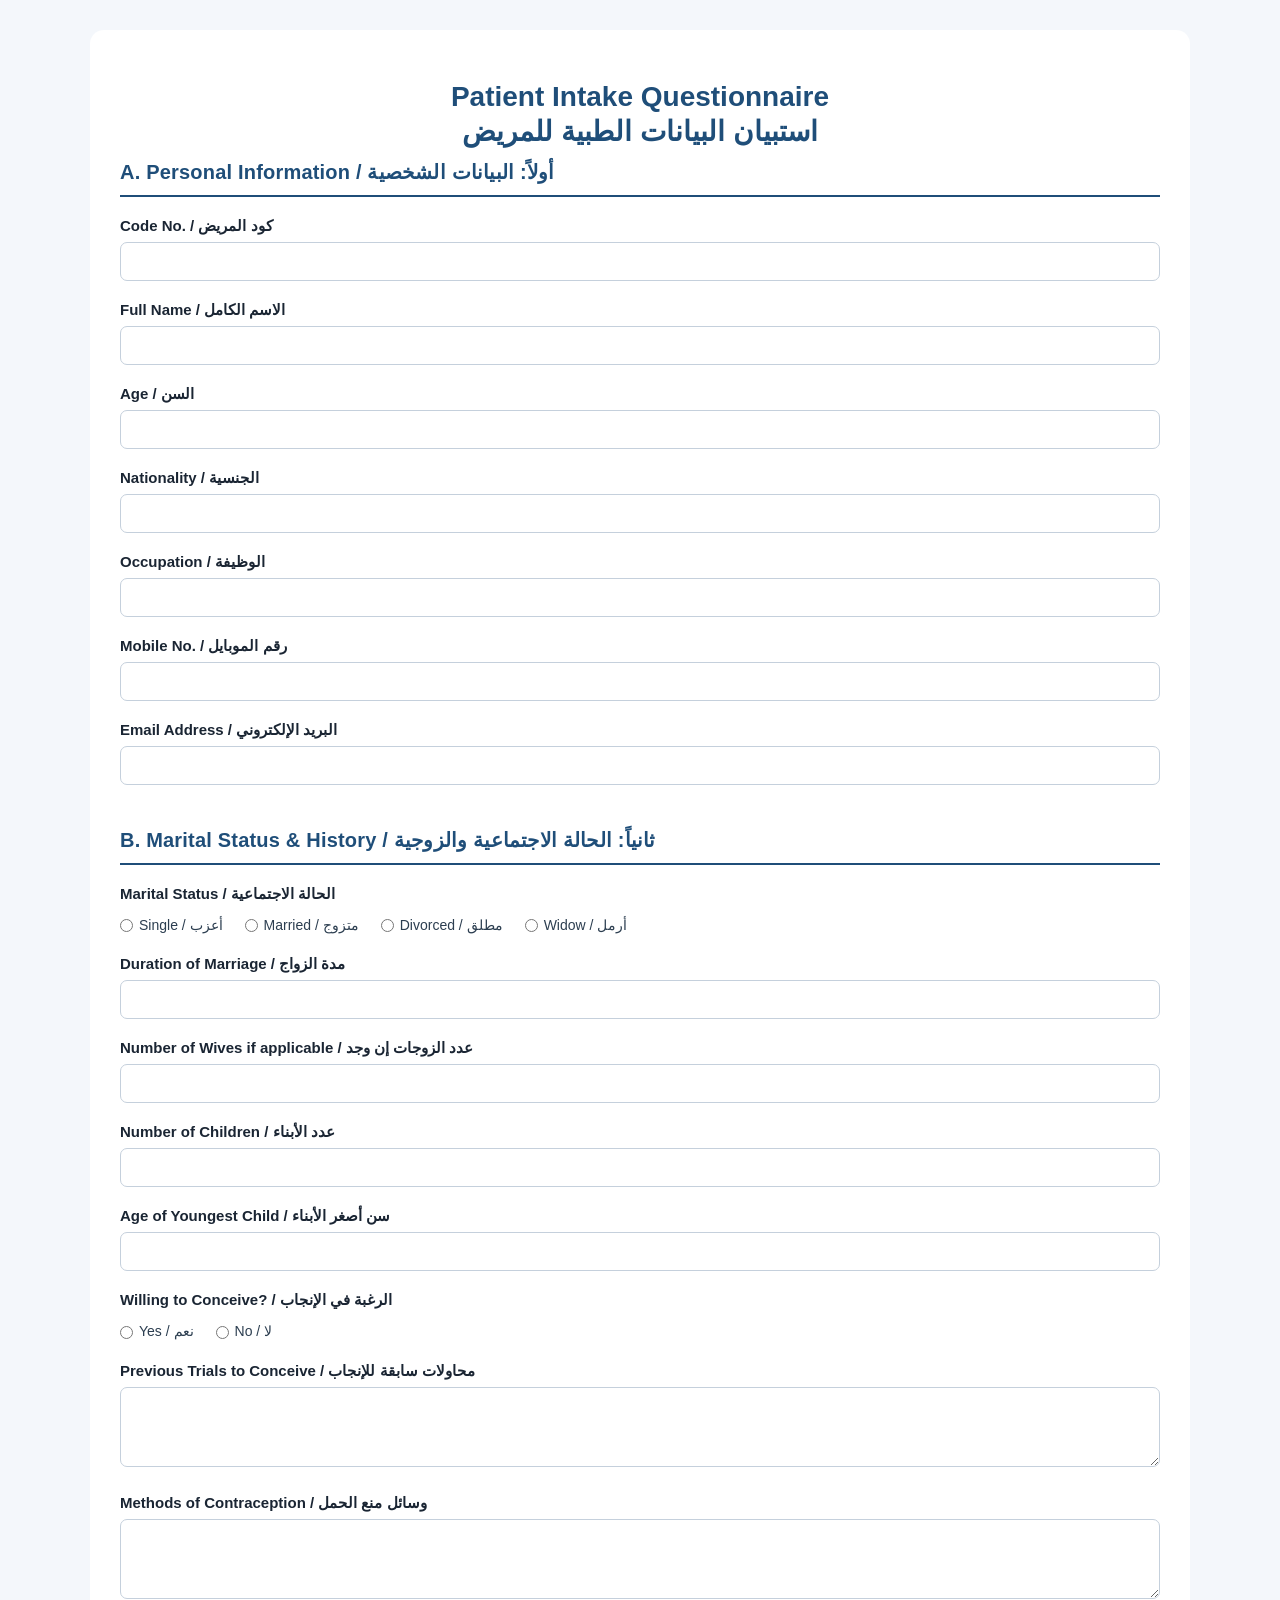
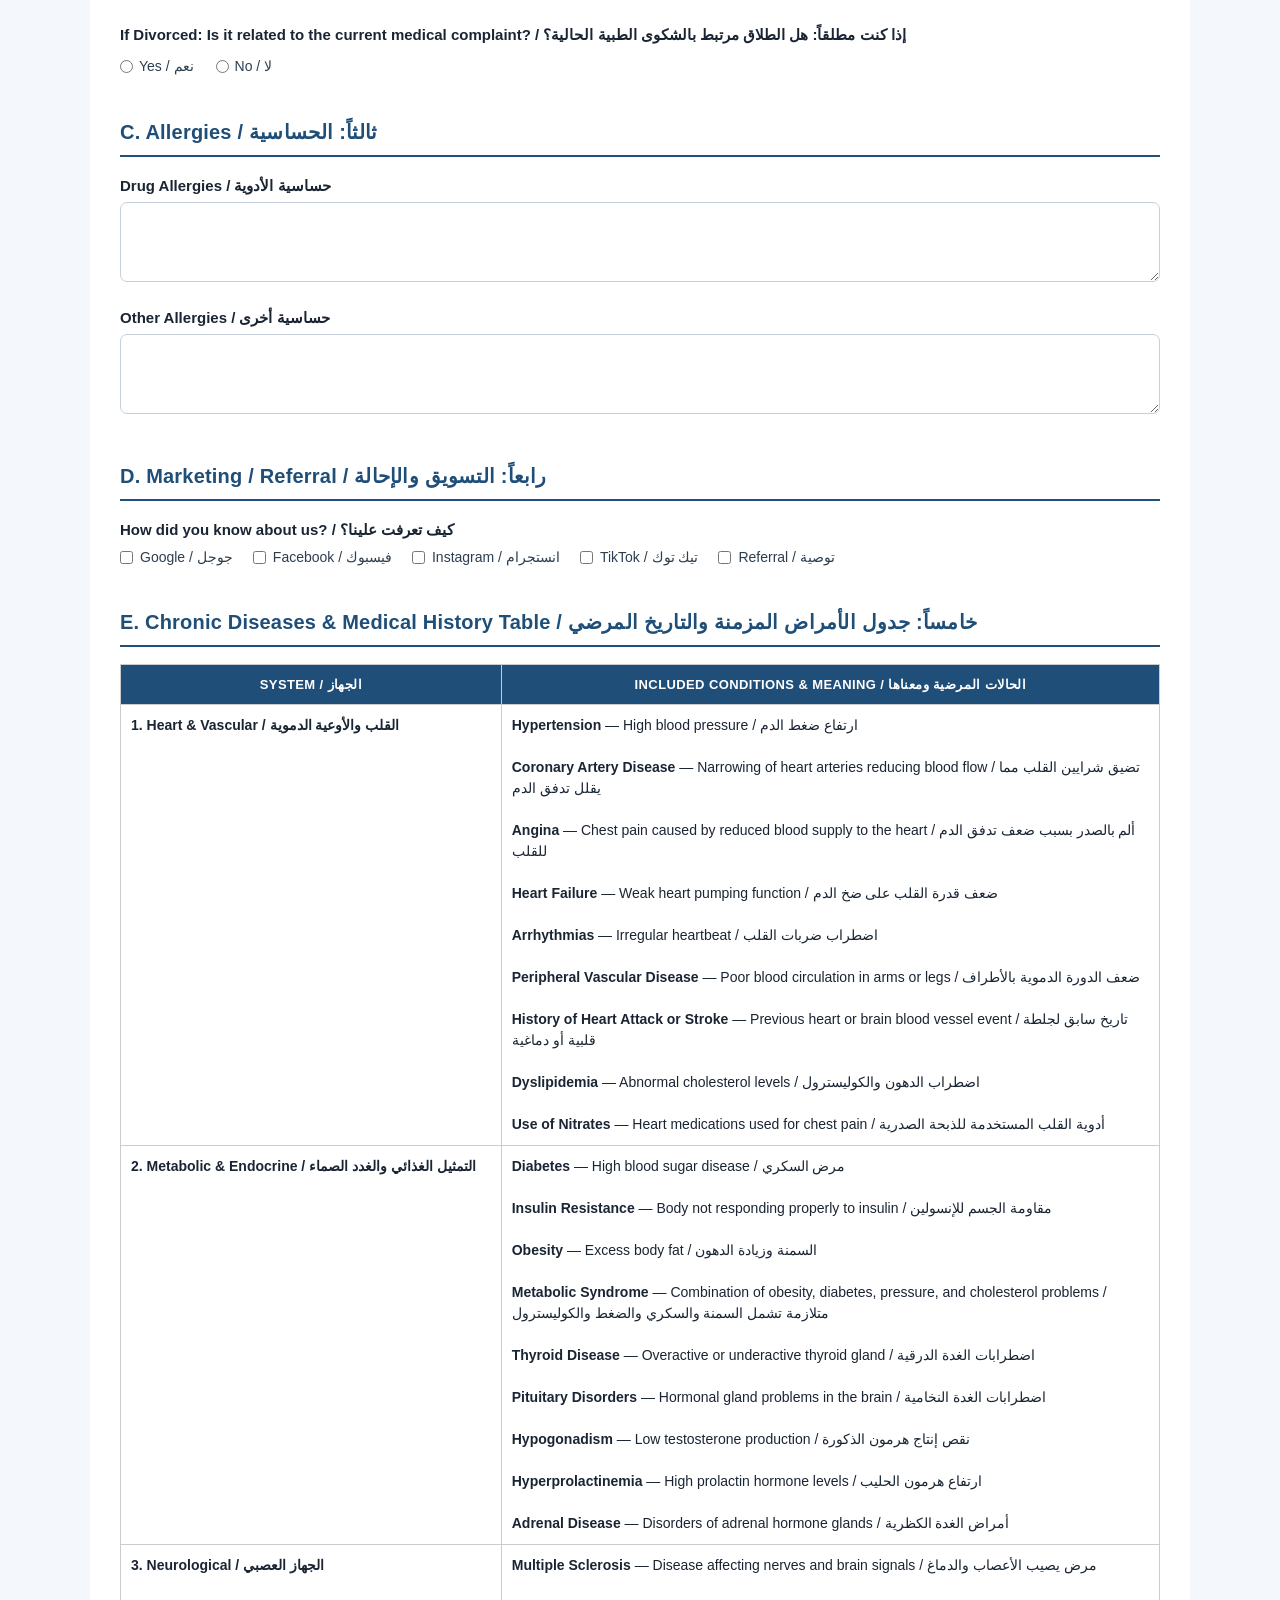
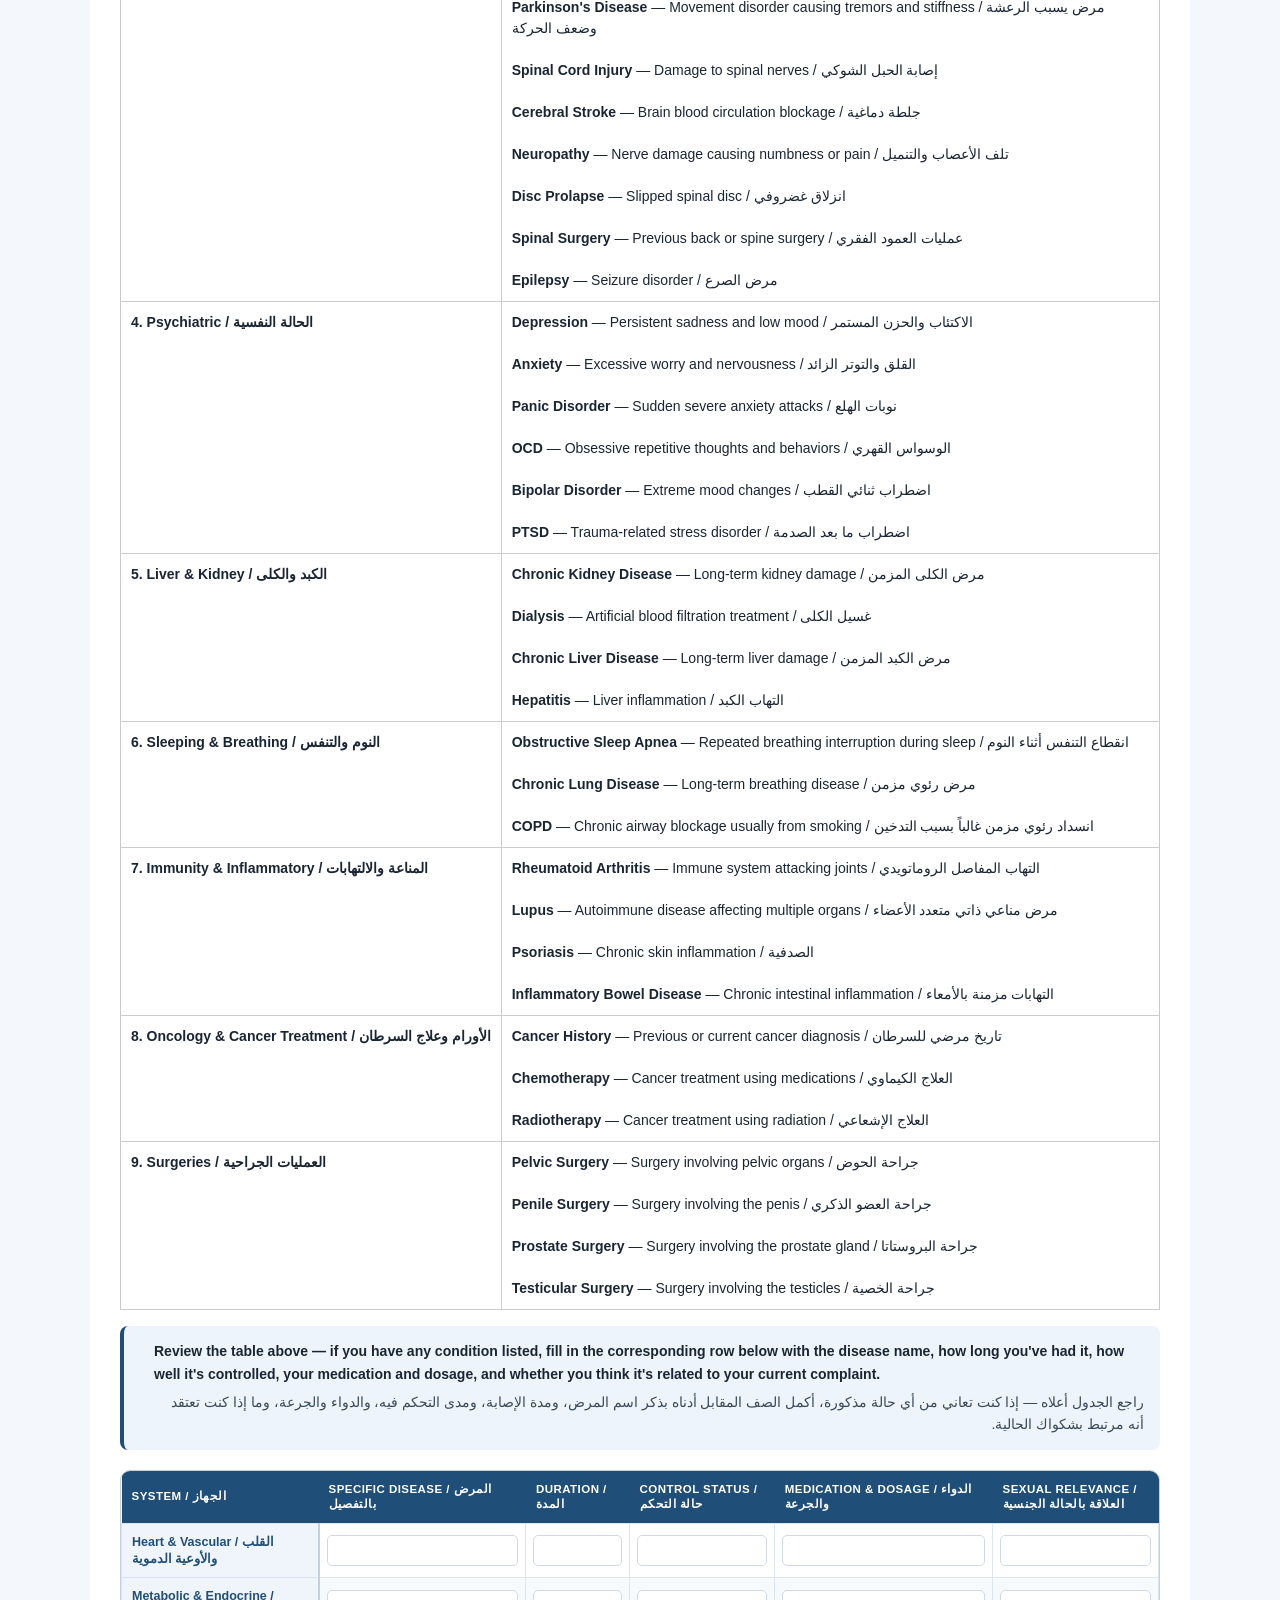
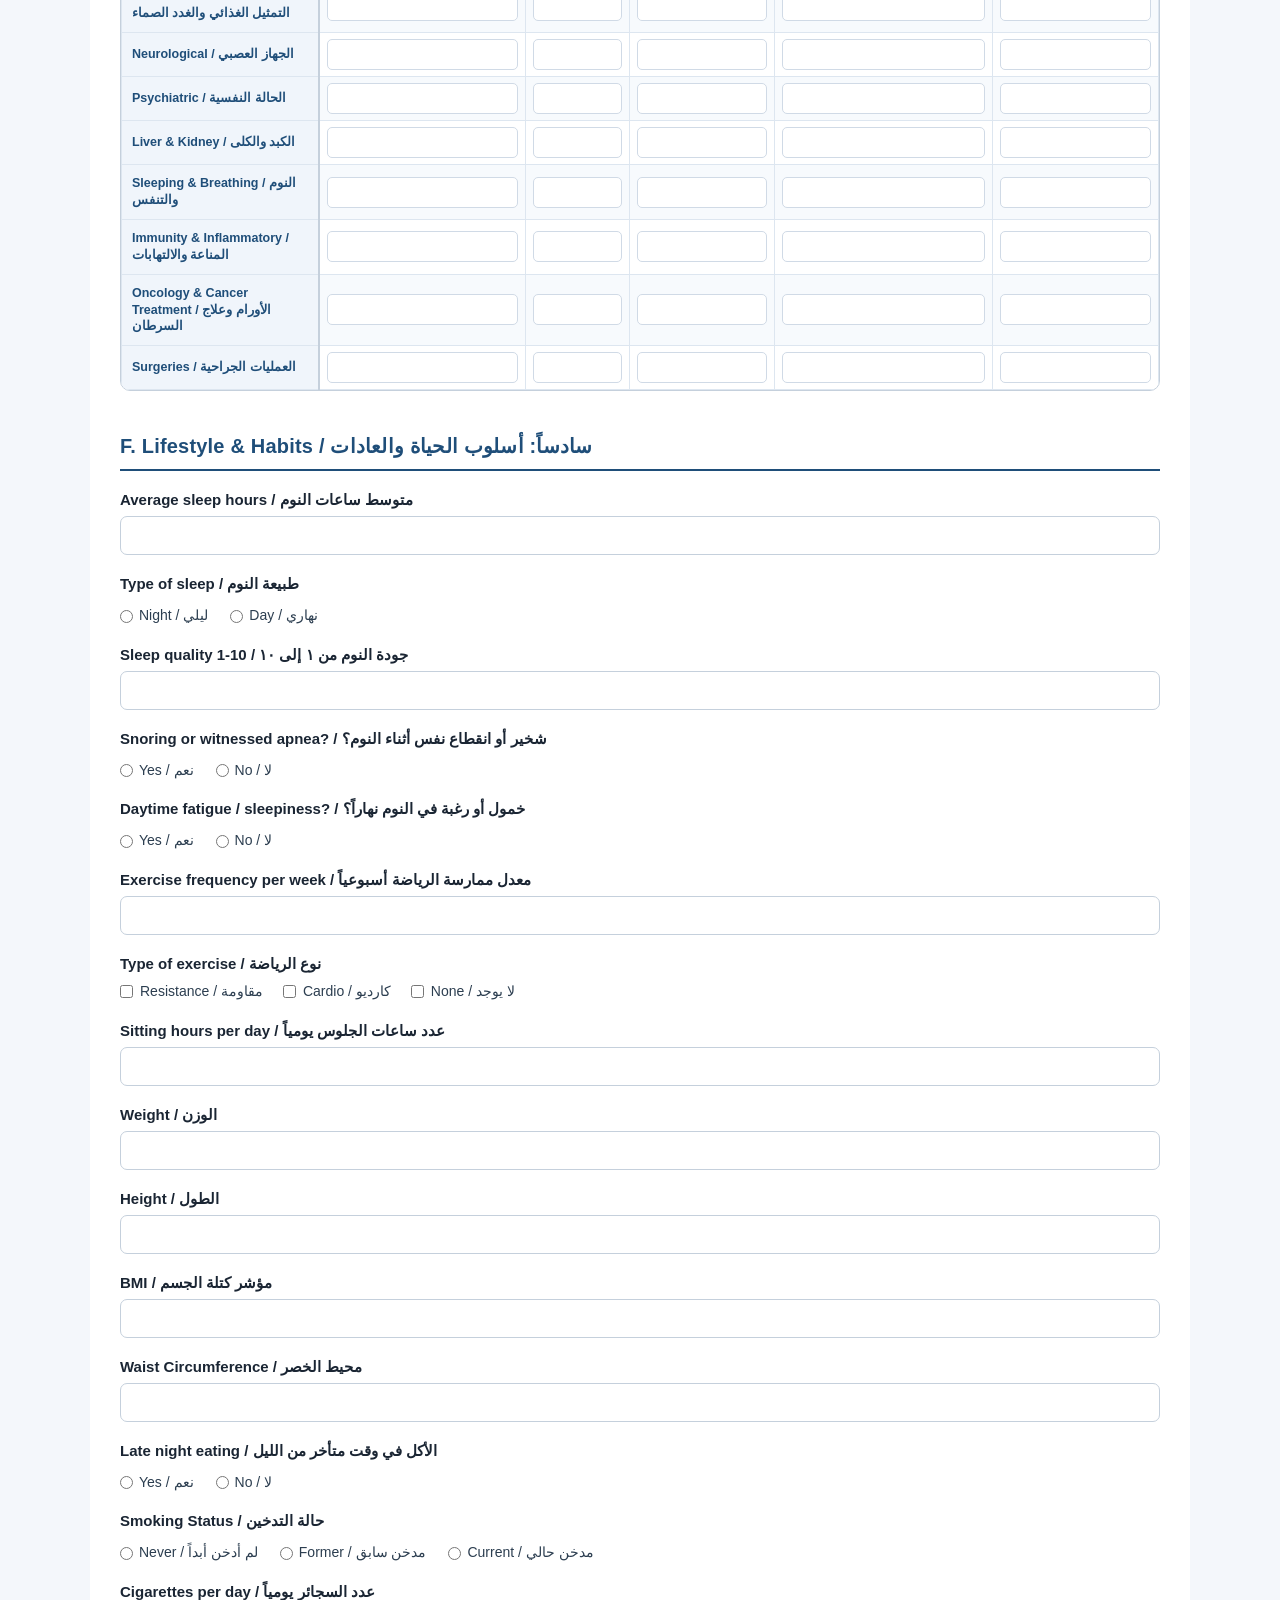
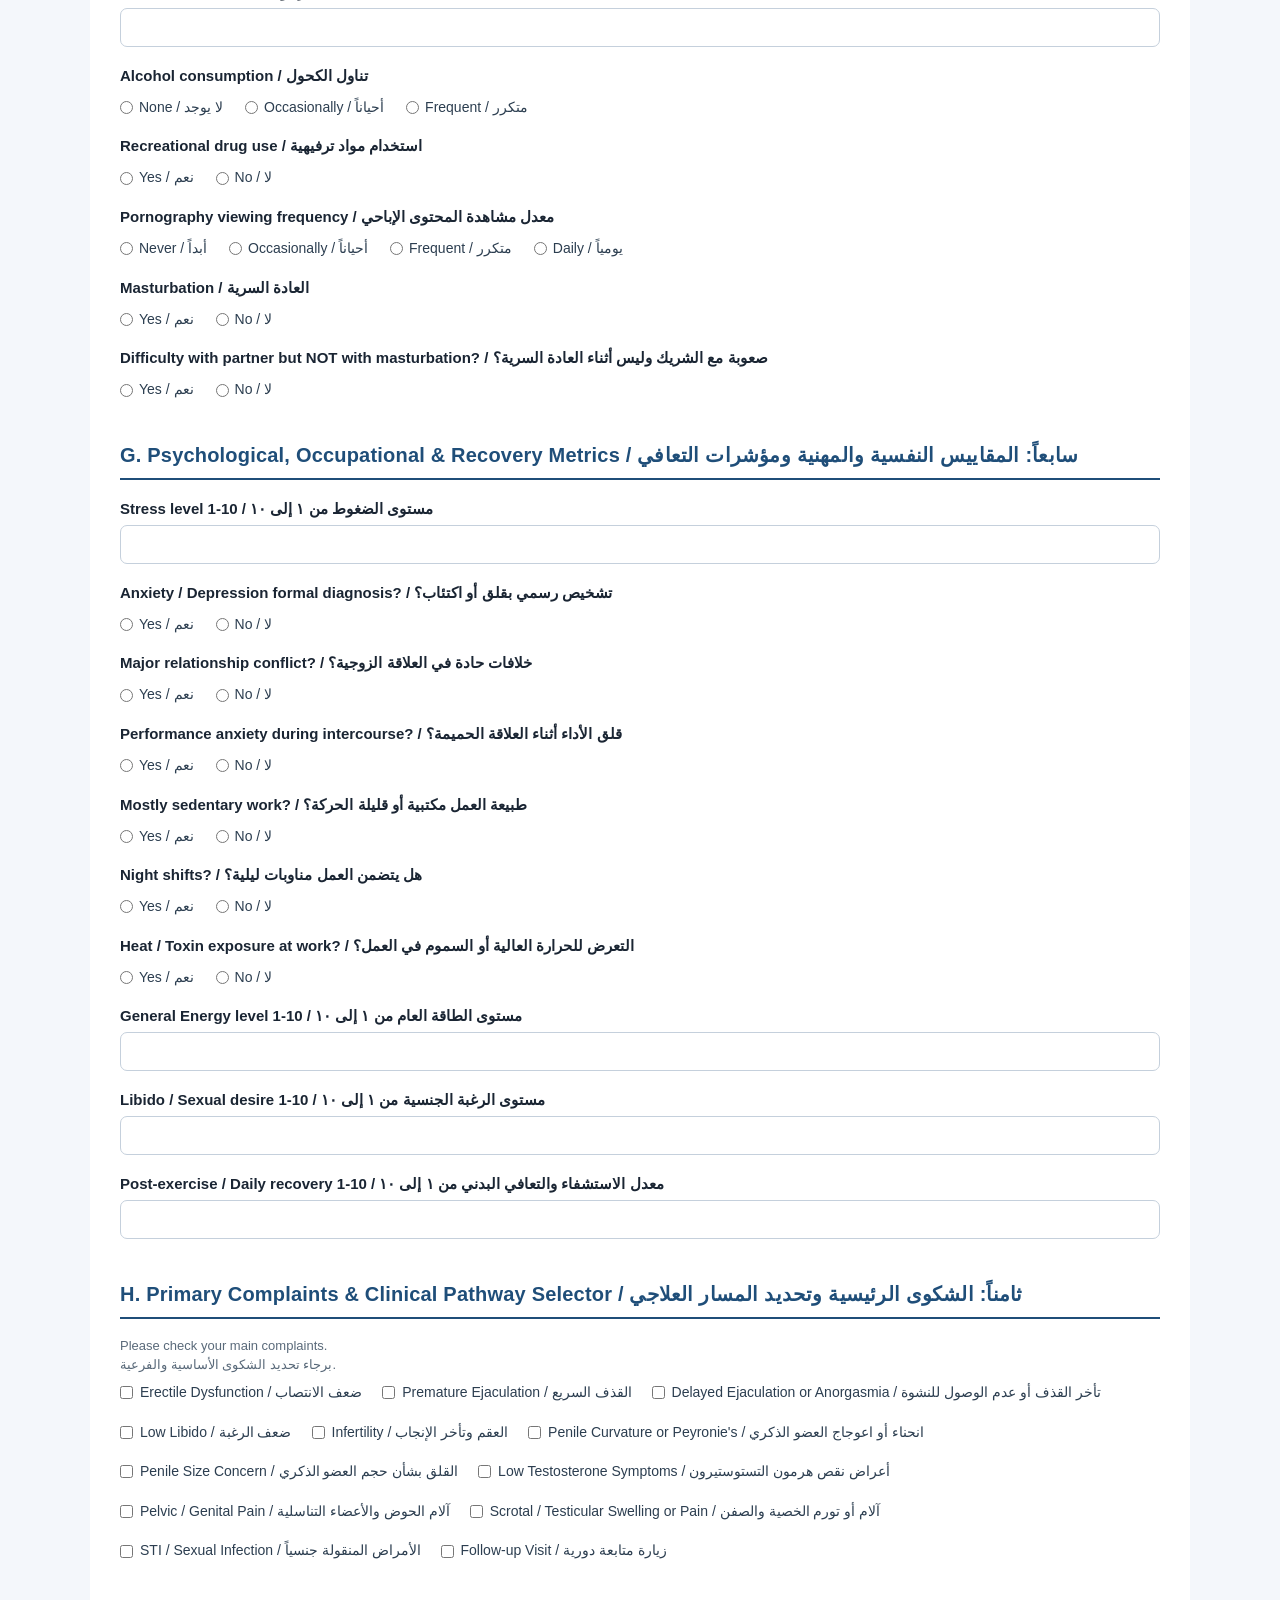
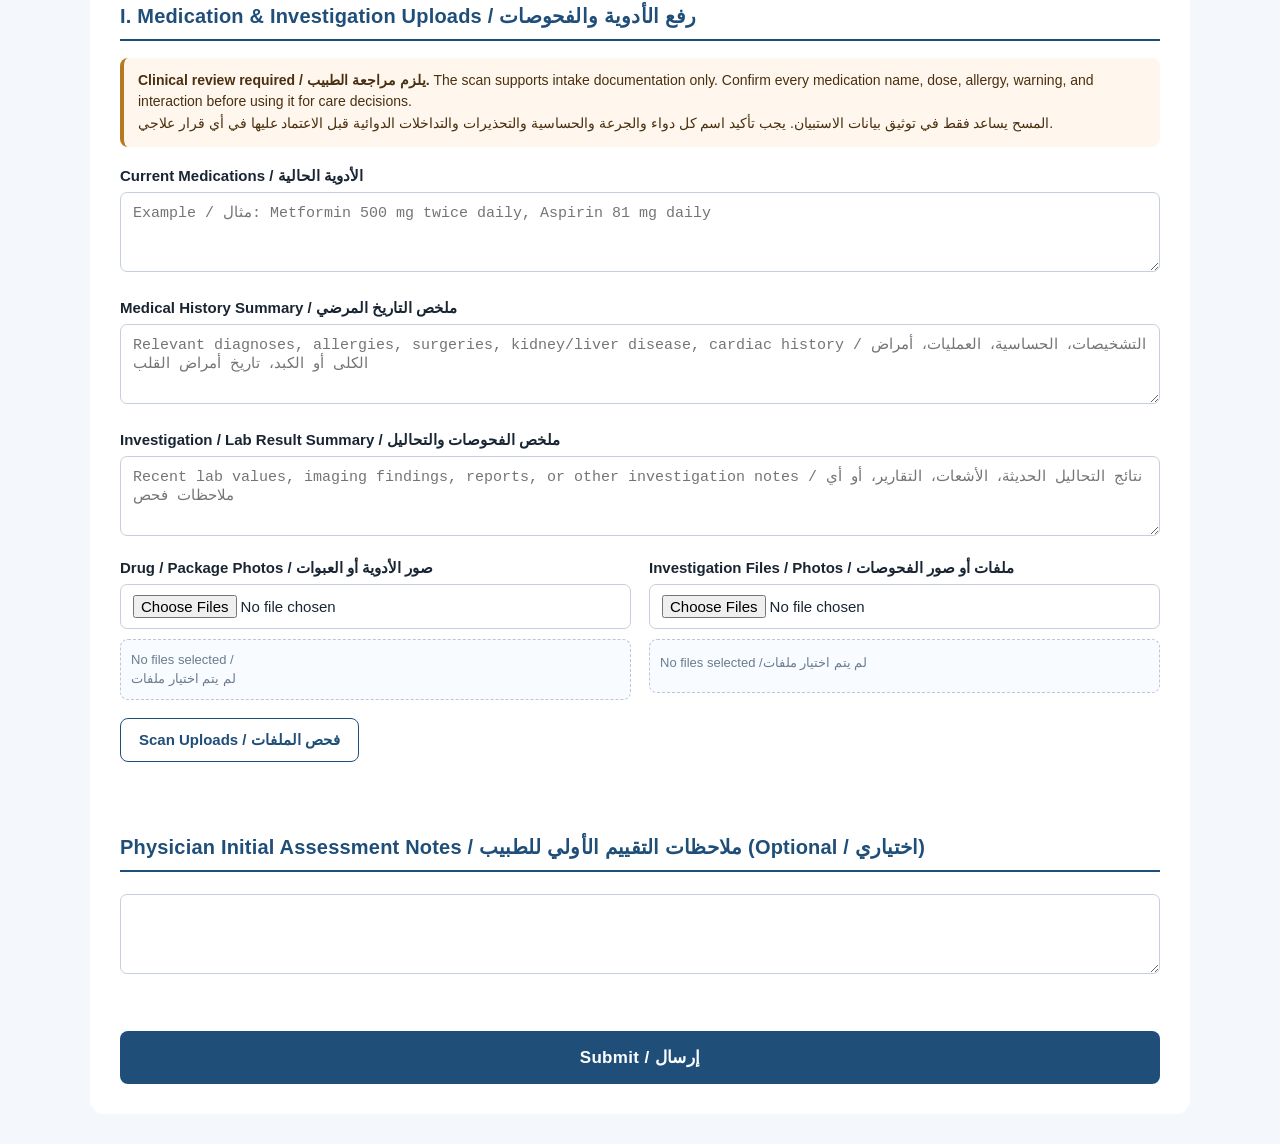
<file: index.html>
<!DOCTYPE html>
<html lang="en" dir="ltr">
<head>
  <meta charset="UTF-8">
  <meta name="viewport" content="width=device-width, initial-scale=1">
  <title>Patient Intake Questionnaire</title>
  <link rel="stylesheet" href="style.css">
</head>
<body>

<form id="intakeForm">
  <h1>Patient Intake Questionnaire<br>استبيان البيانات الطبية للمريض</h1>

  <section>
    <h2>A. Personal Information / أولاً: البيانات الشخصية</h2>

    <label>Code No. / كود المريض</label>
    <input name="codeNo">

    <label>Full Name / الاسم الكامل</label>
    <input name="fullName" required>

    <label>Age / السن</label>
    <input type="number" name="age">

    <label>Nationality / الجنسية</label>
    <input name="nationality">

    <label>Occupation / الوظيفة</label>
    <input name="occupation">

    <label>Mobile No. / رقم الموبايل</label>
    <input name="mobile">

    <label>Email Address / البريد الإلكتروني</label>
    <input type="email" name="email">
  </section>

  <section>
    <h2>B. Marital Status & History / ثانياً: الحالة الاجتماعية والزوجية</h2>

    <label>Marital Status / الحالة الاجتماعية</label>
    <div class="radio-group">
      <label><input type="radio" name="maritalStatus" value="single"> Single / أعزب</label>
      <label><input type="radio" name="maritalStatus" value="married"> Married / متزوج</label>
      <label><input type="radio" name="maritalStatus" value="divorced"> Divorced / مطلق</label>
      <label><input type="radio" name="maritalStatus" value="widow"> Widow / أرمل</label>
    </div>

    <label>Duration of Marriage / مدة الزواج</label>
    <input name="durationMarriage">

    <label>Number of Wives if applicable / عدد الزوجات إن وجد</label>
    <input type="number" name="numberWives">

    <label>Number of Children / عدد الأبناء</label>
    <input type="number" name="numberChildren">

    <label>Age of Youngest Child / سن أصغر الأبناء</label>
    <input name="youngestChildAge">

    <label>Willing to Conceive? / الرغبة في الإنجاب</label>
    <div class="radio-group">
      <label><input type="radio" name="willingConceive" value="yes"> Yes / نعم</label>
      <label><input type="radio" name="willingConceive" value="no"> No / لا</label>
    </div>

    <label>Previous Trials to Conceive / محاولات سابقة للإنجاب</label>
    <textarea name="previousConceiveTrials"></textarea>

    <label>Methods of Contraception / وسائل منع الحمل</label>
    <textarea name="contraceptionMethods"></textarea>

      <label>If Divorced: Is it related to the current medical complaint? / إذا كنت مطلقاً: هل الطلاق مرتبط بالشكوى الطبية الحالية؟</label>
      <div class="radio-group">
        <label><input type="radio" name="divorceRelated" value="yes"> Yes / نعم</label>
        <label><input type="radio" name="divorceRelated" value="no"> No / لا</label>
      </div>
  </section>

  <section>
    <h2>C. Allergies / ثالثاً: الحساسية</h2>

    <label>Drug Allergies / حساسية الأدوية</label>
    <textarea name="drugAllergies"></textarea>

    <label>Other Allergies / حساسية أخرى</label>
    <textarea name="otherAllergies"></textarea>
  </section>

  <section>
    <h2>D. Marketing / Referral / رابعاً: التسويق والإحالة</h2>

    <label>How did you know about us? / كيف تعرفت علينا؟</label>
    <div class="grid">
      <label><input type="checkbox" name="referral" value="google"> Google / جوجل</label>
      <label><input type="checkbox" name="referral" value="facebook"> Facebook / فيسبوك</label>
      <label><input type="checkbox" name="referral" value="instagram"> Instagram / انستجرام</label>
      <label><input type="checkbox" name="referral" value="tiktok"> TikTok / تيك توك</label>
      <label><input type="checkbox" name="referral" value="referral"> Referral / توصية</label>
    </div>
  </section>

  <section>
    <h2>E. Chronic Diseases & Medical History Table / خامساً: جدول الأمراض المزمنة والتاريخ المرضي</h2>
    <div class="conditions-box">
      <table class="conditions-table">
        <thead>
          <tr>
            <th>System / الجهاز</th>
            <th>Included Conditions & Meaning / الحالات المرضية ومعناها</th>
          </tr>
        </thead>
        <tbody>
          <tr>
            <td>1. Heart & Vascular / القلب والأوعية الدموية</td>
            <td>
              <b>Hypertension</b> — High blood pressure / ارتفاع ضغط الدم<br><br>
              <b>Coronary Artery Disease</b> — Narrowing of heart arteries reducing blood flow / تضيق شرايين القلب مما يقلل تدفق الدم<br><br>
              <b>Angina</b> — Chest pain caused by reduced blood supply to the heart / ألم بالصدر بسبب ضعف تدفق الدم للقلب<br><br>
              <b>Heart Failure</b> — Weak heart pumping function / ضعف قدرة القلب على ضخ الدم<br><br>
              <b>Arrhythmias</b> — Irregular heartbeat / اضطراب ضربات القلب<br><br>
              <b>Peripheral Vascular Disease</b> — Poor blood circulation in arms or legs / ضعف الدورة الدموية بالأطراف<br><br>
              <b>History of Heart Attack or Stroke</b> — Previous heart or brain blood vessel event / تاريخ سابق لجلطة قلبية أو دماغية<br><br>
              <b>Dyslipidemia</b> — Abnormal cholesterol levels / اضطراب الدهون والكوليسترول<br><br>
              <b>Use of Nitrates</b> — Heart medications used for chest pain / أدوية القلب المستخدمة للذبحة الصدرية
            </td>
          </tr>
          <tr>
            <td>2. Metabolic & Endocrine / التمثيل الغذائي والغدد الصماء</td>
            <td>
              <b>Diabetes</b> — High blood sugar disease / مرض السكري<br><br>
              <b>Insulin Resistance</b> — Body not responding properly to insulin / مقاومة الجسم للإنسولين<br><br>
              <b>Obesity</b> — Excess body fat / السمنة وزيادة الدهون<br><br>
              <b>Metabolic Syndrome</b> — Combination of obesity, diabetes, pressure, and cholesterol problems / متلازمة تشمل السمنة والسكري والضغط والكوليسترول<br><br>
              <b>Thyroid Disease</b> — Overactive or underactive thyroid gland / اضطرابات الغدة الدرقية<br><br>
              <b>Pituitary Disorders</b> — Hormonal gland problems in the brain / اضطرابات الغدة النخامية<br><br>
              <b>Hypogonadism</b> — Low testosterone production / نقص إنتاج هرمون الذكورة<br><br>
              <b>Hyperprolactinemia</b> — High prolactin hormone levels / ارتفاع هرمون الحليب<br><br>
              <b>Adrenal Disease</b> — Disorders of adrenal hormone glands / أمراض الغدة الكظرية
            </td>
          </tr>
          <tr>
            <td>3. Neurological / الجهاز العصبي</td>
            <td>
              <b>Multiple Sclerosis</b> — Disease affecting nerves and brain signals / مرض يصيب الأعصاب والدماغ<br><br>
              <b>Parkinson's Disease</b> — Movement disorder causing tremors and stiffness / مرض يسبب الرعشة وضعف الحركة<br><br>
              <b>Spinal Cord Injury</b> — Damage to spinal nerves / إصابة الحبل الشوكي<br><br>
              <b>Cerebral Stroke</b> — Brain blood circulation blockage / جلطة دماغية<br><br>
              <b>Neuropathy</b> — Nerve damage causing numbness or pain / تلف الأعصاب والتنميل<br><br>
              <b>Disc Prolapse</b> — Slipped spinal disc / انزلاق غضروفي<br><br>
              <b>Spinal Surgery</b> — Previous back or spine surgery / عمليات العمود الفقري<br><br>
              <b>Epilepsy</b> — Seizure disorder / مرض الصرع
            </td>
          </tr>
          <tr>
            <td>4. Psychiatric / الحالة النفسية</td>
            <td>
              <b>Depression</b> — Persistent sadness and low mood / الاكتئاب والحزن المستمر<br><br>
              <b>Anxiety</b> — Excessive worry and nervousness / القلق والتوتر الزائد<br><br>
              <b>Panic Disorder</b> — Sudden severe anxiety attacks / نوبات الهلع<br><br>
              <b>OCD</b> — Obsessive repetitive thoughts and behaviors / الوسواس القهري<br><br>
              <b>Bipolar Disorder</b> — Extreme mood changes / اضطراب ثنائي القطب<br><br>
              <b>PTSD</b> — Trauma-related stress disorder / اضطراب ما بعد الصدمة
            </td>
          </tr>
          <tr>
            <td>5. Liver & Kidney / الكبد والكلى</td>
            <td>
              <b>Chronic Kidney Disease</b> — Long-term kidney damage / مرض الكلى المزمن<br><br>
              <b>Dialysis</b> — Artificial blood filtration treatment / غسيل الكلى<br><br>
              <b>Chronic Liver Disease</b> — Long-term liver damage / مرض الكبد المزمن<br><br>
              <b>Hepatitis</b> — Liver inflammation / التهاب الكبد
            </td>
          </tr>
          <tr>
            <td>6. Sleeping & Breathing / النوم والتنفس</td>
            <td>
              <b>Obstructive Sleep Apnea</b> — Repeated breathing interruption during sleep / انقطاع التنفس أثناء النوم<br><br>
              <b>Chronic Lung Disease</b> — Long-term breathing disease / مرض رئوي مزمن<br><br>
              <b>COPD</b> — Chronic airway blockage usually from smoking / انسداد رئوي مزمن غالباً بسبب التدخين
            </td>
          </tr>
          <tr>
            <td>7. Immunity & Inflammatory / المناعة والالتهابات</td>
            <td>
              <b>Rheumatoid Arthritis</b> — Immune system attacking joints / التهاب المفاصل الروماتويدي<br><br>
              <b>Lupus</b> — Autoimmune disease affecting multiple organs / مرض مناعي ذاتي متعدد الأعضاء<br><br>
              <b>Psoriasis</b> — Chronic skin inflammation / الصدفية<br><br>
              <b>Inflammatory Bowel Disease</b> — Chronic intestinal inflammation / التهابات مزمنة بالأمعاء
            </td>
          </tr>
          <tr>
            <td>8. Oncology & Cancer Treatment / الأورام وعلاج السرطان</td>
            <td>
              <b>Cancer History</b> — Previous or current cancer diagnosis / تاريخ مرضي للسرطان<br><br>
              <b>Chemotherapy</b> — Cancer treatment using medications / العلاج الكيماوي<br><br>
              <b>Radiotherapy</b> — Cancer treatment using radiation / العلاج الإشعاعي
            </td>
          </tr>
          <tr>
            <td>9. Surgeries / العمليات الجراحية</td>
            <td>
              <b>Pelvic Surgery</b> — Surgery involving pelvic organs / جراحة الحوض<br><br>
              <b>Penile Surgery</b> — Surgery involving the penis / جراحة العضو الذكري<br><br>
              <b>Prostate Surgery</b> — Surgery involving the prostate gland / جراحة البروستاتا<br><br>
              <b>Testicular Surgery</b> — Surgery involving the testicles / جراحة الخصية
            </td>
          </tr>
        </tbody>
      </table>
    </div>

    <div class="section-instruction">
      <span class="instruction-icon"> </span>
      <div>
        <p class="instruction-en">Review the table above — if you have any condition listed, fill in the corresponding row below with the disease name, how long you've had it, how well it's controlled, your medication and dosage, and whether you think it's related to your current complaint.</p>
        <p class="instruction-ar">راجع الجدول أعلاه — إذا كنت تعاني من أي حالة مذكورة، أكمل الصف المقابل أدناه بذكر اسم المرض، ومدة الإصابة، ومدى التحكم فيه، والدواء والجرعة، وما إذا كنت تعتقد أنه مرتبط بشكواك الحالية.</p>
      </div>
    </div>

    <div class="data-entry-table-wrapper">
      <table data-optional="true">
        <thead>
          <tr>
            <th>System / الجهاز</th>
            <th>Specific Disease / المرض بالتفصيل</th>
            <th>Duration / المدة</th>
            <th>Control Status / حالة التحكم</th>
            <th>Medication & Dosage / الدواء والجرعة</th>
            <th>Sexual Relevance / العلاقة بالحالة الجنسية</th>
          </tr>
        </thead>
        <tbody>
          <tr>
            <td>Heart & Vascular / القلب والأوعية الدموية</td>
            <td><input name="heartDisease"></td>
            <td><input name="heartDuration"></td>
            <td><input name="heartControl"></td>
            <td><input name="heartMedication"></td>
            <td><input name="heartRelevance"></td>
          </tr>
          <tr>
            <td>Metabolic & Endocrine / التمثيل الغذائي والغدد الصماء</td>
            <td><input name="metabolicDisease"></td>
            <td><input name="metabolicDuration"></td>
            <td><input name="metabolicControl"></td>
            <td><input name="metabolicMedication"></td>
            <td><input name="metabolicRelevance"></td>
          </tr>
          <tr>
            <td>Neurological / الجهاز العصبي</td>
            <td><input name="neuroDisease"></td>
            <td><input name="neuroDuration"></td>
            <td><input name="neuroControl"></td>
            <td><input name="neuroMedication"></td>
            <td><input name="neuroRelevance"></td>
          </tr>
          <tr>
            <td>Psychiatric / الحالة النفسية</td>
            <td><input name="psychDisease"></td>
            <td><input name="psychDuration"></td>
            <td><input name="psychControl"></td>
            <td><input name="psychMedication"></td>
            <td><input name="psychRelevance"></td>
          </tr>
          <tr>
            <td>Liver & Kidney / الكبد والكلى</td>
            <td><input name="liverKidneyDisease"></td>
            <td><input name="liverKidneyDuration"></td>
            <td><input name="liverKidneyControl"></td>
            <td><input name="liverKidneyMedication"></td>
            <td><input name="liverKidneyRelevance"></td>
          </tr>
          <tr>
            <td>Sleeping & Breathing / النوم والتنفس</td>
            <td><input name="sleepBreathingDisease"></td>
            <td><input name="sleepBreathingDuration"></td>
            <td><input name="sleepBreathingControl"></td>
            <td><input name="sleepBreathingMedication"></td>
            <td><input name="sleepBreathingRelevance"></td>
          </tr>
          <tr>
            <td>Immunity & Inflammatory / المناعة والالتهابات</td>
            <td><input name="immunityDisease"></td>
            <td><input name="immunityDuration"></td>
            <td><input name="immunityControl"></td>
            <td><input name="immunityMedication"></td>
            <td><input name="immunityRelevance"></td>
          </tr>
          <tr>
            <td>Oncology & Cancer Treatment / الأورام وعلاج السرطان</td>
            <td><input name="oncologyDisease"></td>
            <td><input name="oncologyDuration"></td>
            <td><input name="oncologyControl"></td>
            <td><input name="oncologyMedication"></td>
            <td><input name="oncologyRelevance"></td>
          </tr>
          <tr>
            <td>Surgeries / العمليات الجراحية</td>
            <td><input name="surgeryDisease"></td>
            <td><input name="surgeryDuration"></td>
            <td><input name="surgeryControl"></td>
            <td><input name="surgeryMedication"></td>
            <td><input name="surgeryRelevance"></td>
          </tr>
        </tbody>
      </table>
    </div>
  </section>

  <section>
    <h2>F. Lifestyle & Habits / سادساً: أسلوب الحياة والعادات</h2>

    <label>Average sleep hours / متوسط ساعات النوم</label>
    <input name="sleepHours">

    <label>Type of sleep / طبيعة النوم</label>
    <div class="radio-group">
      <label><input type="radio" name="sleepType" value="night"> Night / ليلي</label>
      <label><input type="radio" name="sleepType" value="day"> Day / نهاري</label>
    </div>

    <label>Sleep quality 1-10 / جودة النوم من ١ إلى ١٠</label>
    <input type="number" min="1" max="10" name="sleepQuality">

    <label>Snoring or witnessed apnea? / شخير أو انقطاع نفس أثناء النوم؟</label>
    <div class="radio-group">
      <label><input type="radio" name="snoring" value="yes"> Yes / نعم</label>
      <label><input type="radio" name="snoring" value="no"> No / لا</label>
    </div>

    <label>Daytime fatigue / sleepiness? / خمول أو رغبة في النوم نهاراً؟</label>
    <div class="radio-group">
      <label><input type="radio" name="daytimeFatigue" value="yes"> Yes / نعم</label>
      <label><input type="radio" name="daytimeFatigue" value="no"> No / لا</label>
    </div>

    <label>Exercise frequency per week / معدل ممارسة الرياضة أسبوعياً</label>
    <input name="exerciseFrequency">

    <label>Type of exercise / نوع الرياضة</label>
    <div class="grid">
      <label><input type="checkbox" name="exerciseType" value="resistance"> Resistance / مقاومة</label>
      <label><input type="checkbox" name="exerciseType" value="cardio"> Cardio / كارديو</label>
      <label><input type="checkbox" name="exerciseType" value="none"> None / لا يوجد</label>
    </div>

    <label>Sitting hours per day / عدد ساعات الجلوس يومياً</label>
    <input name="sittingHours">

    <label>Weight / الوزن</label>
    <input name="weight">

    <label>Height / الطول</label>
    <input name="height">

    <label>BMI / مؤشر كتلة الجسم</label>
    <input name="bmi">

    <label>Waist Circumference / محيط الخصر</label>
    <input name="waist">

    <label>Late night eating / الأكل في وقت متأخر من الليل</label>
    <div class="radio-group">
      <label><input type="radio" name="lateNightEating" value="yes"> Yes / نعم</label>
      <label><input type="radio" name="lateNightEating" value="no"> No / لا</label>
    </div>

    <label>Smoking Status / حالة التدخين</label>
    <div class="radio-group">
      <label><input type="radio" name="smokingStatus" value="never"> Never / لم أدخن أبداً</label>
      <label><input type="radio" name="smokingStatus" value="former"> Former / مدخن سابق</label>
      <label><input type="radio" name="smokingStatus" value="current"> Current / مدخن حالي</label>
    </div>

    <label>Cigarettes per day / عدد السجائر يومياً</label>
    <input name="cigarettesPerDay">

    <label>Alcohol consumption / تناول الكحول</label>
    <div class="radio-group">
      <label><input type="radio" name="alcohol" value="none"> None / لا يوجد</label>
      <label><input type="radio" name="alcohol" value="occasionally"> Occasionally / أحياناً</label>
      <label><input type="radio" name="alcohol" value="frequent"> Frequent / متكرر</label>
    </div>

    <label>Recreational drug use / استخدام مواد ترفيهية</label>
    <div class="radio-group">
      <label><input type="radio" name="recreationalDrugUse" value="yes"> Yes / نعم</label>
      <label><input type="radio" name="recreationalDrugUse" value="no"> No / لا</label>
    </div>

    <label>Pornography viewing frequency / معدل مشاهدة المحتوى الإباحي</label>
    <div class="radio-group">
      <label><input type="radio" name="pornographyFrequency" value="never"> Never / أبداً</label>
      <label><input type="radio" name="pornographyFrequency" value="occasionally"> Occasionally / أحياناً</label>
      <label><input type="radio" name="pornographyFrequency" value="frequent"> Frequent / متكرر</label>
      <label><input type="radio" name="pornographyFrequency" value="daily"> Daily / يومياً</label>
    </div>

    <label>Masturbation / العادة السرية</label>
    <div class="radio-group">
      <label><input type="radio" name="masturbation" value="yes"> Yes / نعم</label>
      <label><input type="radio" name="masturbation" value="no"> No / لا</label>
    </div>

    <label>Difficulty with partner but NOT with masturbation? / صعوبة مع الشريك وليس أثناء العادة السرية؟</label>
    <div class="radio-group">
      <label><input type="radio" name="partnerDifficultyOnly" value="yes"> Yes / نعم</label>
      <label><input type="radio" name="partnerDifficultyOnly" value="no"> No / لا</label>
    </div>
  </section>

  <section>
    <h2>G. Psychological, Occupational & Recovery Metrics / سابعاً: المقاييس النفسية والمهنية ومؤشرات التعافي</h2>

    <label>Stress level 1-10 / مستوى الضغوط من ١ إلى ١٠</label>
    <input type="number" min="1" max="10" name="stressLevel">

    <label>Anxiety / Depression formal diagnosis? / تشخيص رسمي بقلق أو اكتئاب؟</label>
    <div class="radio-group">
      <label><input type="radio" name="anxietyDepression" value="yes"> Yes / نعم</label>
      <label><input type="radio" name="anxietyDepression" value="no"> No / لا</label>
    </div>

    <label>Major relationship conflict? / خلافات حادة في العلاقة الزوجية؟</label>
    <div class="radio-group">
      <label><input type="radio" name="relationshipConflict" value="yes"> Yes / نعم</label>
      <label><input type="radio" name="relationshipConflict" value="no"> No / لا</label>
    </div>

    <label>Performance anxiety during intercourse? / قلق الأداء أثناء العلاقة الحميمة؟</label>
    <div class="radio-group">
      <label><input type="radio" name="performanceAnxiety" value="yes"> Yes / نعم</label>
      <label><input type="radio" name="performanceAnxiety" value="no"> No / لا</label>
    </div>

    <label>Mostly sedentary work? / طبيعة العمل مكتبية أو قليلة الحركة؟</label>
    <div class="radio-group">
      <label><input type="radio" name="sedentaryWork" value="yes"> Yes / نعم</label>
      <label><input type="radio" name="sedentaryWork" value="no"> No / لا</label>
    </div>

    <label>Night shifts? / هل يتضمن العمل مناوبات ليلية؟</label>
    <div class="radio-group">
      <label><input type="radio" name="nightShifts" value="yes"> Yes / نعم</label>
      <label><input type="radio" name="nightShifts" value="no"> No / لا</label>
    </div>

    <label>Heat / Toxin exposure at work? / التعرض للحرارة العالية أو السموم في العمل؟</label>
    <div class="radio-group">
      <label><input type="radio" name="heatToxinExposure" value="yes"> Yes / نعم</label>
      <label><input type="radio" name="heatToxinExposure" value="no"> No / لا</label>
    </div>

    <label>General Energy level 1-10 / مستوى الطاقة العام من ١ إلى ١٠</label>
    <input type="number" min="1" max="10" name="energyLevel">

    <label>Libido / Sexual desire 1-10 / مستوى الرغبة الجنسية من ١ إلى ١٠</label>
    <input type="number" min="1" max="10" name="libidoScore">

    <label>Post-exercise / Daily recovery 1-10 / معدل الاستشفاء والتعافي البدني من ١ إلى ١٠</label>
    <input type="number" min="1" max="10" name="recoveryScore">
  </section>

  <section>
    <h2>H. Primary Complaints & Clinical Pathway Selector / ثامناً: الشكوى الرئيسية وتحديد المسار العلاجي</h2>

    <p>
      Please check your main complaints.
      <br>
      برجاء تحديد الشكوى الأساسية والفرعية.
    </p>

    <div class="grid">
      <label><input type="checkbox" name="complaints" value="erectile_dysfunction"> Erectile Dysfunction / ضعف الانتصاب</label>
      <label><input type="checkbox" name="complaints" value="premature_ejaculation"> Premature Ejaculation / القذف السريع</label>
      <label><input type="checkbox" name="complaints" value="delayed_ejaculation"> Delayed Ejaculation or Anorgasmia / تأخر القذف أو عدم الوصول للنشوة</label>
      <label><input type="checkbox" name="complaints" value="low_libido"> Low Libido / ضعف الرغبة</label>
      <label><input type="checkbox" name="complaints" value="infertility"> Infertility / العقم وتأخر الإنجاب</label>
      <label><input type="checkbox" name="complaints" value="peyronie"> Penile Curvature or Peyronie's / انحناء أو اعوجاج العضو الذكري</label>
      <label><input type="checkbox" name="complaints" value="size_concern"> Penile Size Concern / القلق بشأن حجم العضو الذكري</label>
      <label><input type="checkbox" name="complaints" value="low_testosterone"> Low Testosterone Symptoms / أعراض نقص هرمون التستوستيرون</label>
      <label><input type="checkbox" name="complaints" value="pelvic_pain"> Pelvic / Genital Pain / آلام الحوض والأعضاء التناسلية</label>
      <label><input type="checkbox" name="complaints" value="scrotal_pain"> Scrotal / Testicular Swelling or Pain / آلام أو تورم الخصية والصفن</label>
      <label><input type="checkbox" name="complaints" value="sti"> STI / Sexual Infection / الأمراض المنقولة جنسياً</label>
      <label><input type="checkbox" name="complaints" value="follow_up"> Follow-up Visit / زيارة متابعة دورية</label>
    </div>
  </section>

  <section id="medicationUploadSection">
    <h2>I. Medication & Investigation Uploads / رفع الأدوية والفحوصات</h2>

    <div class="medical-scan-notice">
      <strong>Clinical review required / يلزم مراجعة الطبيب.</strong>
      The scan supports intake documentation only. Confirm every medication name, dose, allergy, warning, and interaction before using it for care decisions.
      <br>
      المسح يساعد فقط في توثيق بيانات الاستبيان. يجب تأكيد اسم كل دواء والجرعة والحساسية والتحذيرات والتداخلات الدوائية قبل الاعتماد عليها في أي قرار علاجي.
    </div>

    <label>Current Medications / الأدوية الحالية</label>
    <textarea id="currentMedications" name="currentMedications" placeholder="Example / مثال: Metformin 500 mg twice daily, Aspirin 81 mg daily"></textarea>

    <label>Medical History Summary / ملخص التاريخ المرضي</label>
    <textarea id="medicalHistory" name="medicalHistory" placeholder="Relevant diagnoses, allergies, surgeries, kidney/liver disease, cardiac history / التشخيصات، الحساسية، العمليات، أمراض الكلى أو الكبد، تاريخ أمراض القلب"></textarea>

    <label>Investigation / Lab Result Summary / ملخص الفحوصات والتحاليل</label>
    <textarea id="investigationResults" name="investigationResults" placeholder="Recent lab values, imaging findings, reports, or other investigation notes / نتائج التحاليل الحديثة، الأشعات، التقارير، أو أي ملاحظات فحص"></textarea>

    <div class="upload-grid">
      <div class="upload-field">
        <label for="drugImageFiles">Drug / Package Photos / صور الأدوية أو العبوات</label>
        <input id="drugImageFiles" type="file" accept="image/*" multiple data-optional="true">
        <div id="drugImagePreview" class="upload-preview" aria-live="polite"></div>
      </div>

      <div class="upload-field">
        <label for="investigationFiles">Investigation Files / Photos / ملفات أو صور الفحوصات</label>
        <input id="investigationFiles" type="file" accept="image/*,.pdf" multiple data-optional="true">
        <div id="investigationFileList" class="upload-file-list" aria-live="polite"></div>
      </div>
    </div>

    <button id="scanDrugsButton" class="secondary-button" type="button">Scan Uploads / فحص الملفات</button>
    <p id="scanStatus" class="scan-status" role="status" aria-live="polite"></p>
    <div id="scanResults" class="scan-results" hidden></div>

    <input id="uploadedDrugAnalysis" type="hidden" name="uploadedDrugAnalysis">
    <input id="uploadedFileSummary" type="hidden" name="uploadedFileSummary">
  </section>

  <section>
    <h2>Physician Initial Assessment Notes / ملاحظات التقييم الأولي للطبيب (Optional / اختياري)</h2>
    <textarea name="physicianNotes" data-optional="true"></textarea>
  </section>

  <button type="submit">Submit / إرسال</button>
</form>

<script src="script.js"></script>
</body>
</html>
</file>
<file: style.css>
* {
  box-sizing: border-box;
}

body {
  font-family: Arial, sans-serif;
  font-size: 16px;
  line-height: 1.5;
  color: #1a2533;
  background: #f4f7fb;
  padding: 30px;
  margin: 0;
}

form {
  max-width: 1100px;
  margin: auto;
  background: #fff;
  padding: 30px;
  border-radius: 14px;
}

/* ── Type scale ── */
h1 {
  text-align: center;
  color: #1f4e79;
  font-size: 28px;
  font-weight: 700;
  line-height: 1.25;
  margin-bottom: 8px;
}

h2 {
  color: #1f4e79;
  font-size: 20px;
  font-weight: 700;
  border-bottom: 2px solid #1f4e79;
  padding-bottom: 8px;
  margin-top: 0;
  letter-spacing: 0.01em;
}

/* Field question label */
label {
  display: block;
  margin-top: 18px;
  font-size: 15px;
  font-weight: 600;
  color: #1a2533;
  line-height: 1.4;
}

/* Hint / sub-label text */
.hint, section > p {
  font-size: 13px;
  color: #5a6a7a;
  margin: 6px 0 0;
  line-height: 1.5;
}

/* Input / select / textarea */
input, select, textarea {
  width: 100%;
  padding: 10px 12px;
  margin-top: 6px;
  font-size: 15px;
  color: #1a2533;
  border: 1.5px solid #c5d0dc;
  border-radius: 7px;
  background: #fff;
  transition: border-color 0.15s;
}

input:focus, select:focus, textarea:focus {
  outline: none;
  border-color: #1f4e79;
  box-shadow: 0 0 0 3px rgba(31,78,121,0.1);
}

textarea {
  min-height: 80px;
  resize: vertical;
}

section {
  margin-bottom: 40px;
}

.row, .grid {
  display: flex;
  gap: 20px;
  flex-wrap: wrap;
  margin-top: 8px;
}

/* Radio/checkbox option labels — smaller than question labels */
.row label, .grid label {
  display: inline-flex;
  align-items: center;
  gap: 7px;
  font-size: 14px;
  font-weight: normal;
  color: #2c3e50;
  width: auto;
  margin-top: 0;
}

.row input[type="checkbox"],
.row input[type="radio"],
.grid input[type="checkbox"],
.grid input[type="radio"] {
  width: auto;
  margin: 0;
  flex: 0 0 auto;
}

/* ────────────────────────────────────────
   DATA ENTRY TABLE (Section E bottom grid)
   ──────────────────────────────────────── */
.data-entry-table-wrapper {
  overflow-x: auto;
  -webkit-overflow-scrolling: touch;
  border-radius: 10px;
  border: 1.5px solid #c5d0dc;
}

.data-entry-table-wrapper table {
  width: 100%;
  border-collapse: collapse;
  table-layout: fixed;
  min-width: 700px; /* ensures scrollable on very small screens */
}

/* Column width distribution */
.data-entry-table-wrapper thead th:nth-child(1) { width: 19%; }
.data-entry-table-wrapper thead th:nth-child(2) { width: 20%; }
.data-entry-table-wrapper thead th:nth-child(3) { width: 10%; }
.data-entry-table-wrapper thead th:nth-child(4) { width: 14%; }
.data-entry-table-wrapper thead th:nth-child(5) { width: 21%; }
.data-entry-table-wrapper thead th:nth-child(6) { width: 16%; }

.data-entry-table-wrapper thead th {
  background: #1f4e79;
  color: #fff;
  font-size: 11.5px;
  font-weight: 700;
  letter-spacing: 0.04em;
  text-transform: uppercase;
  padding: 11px 10px;
  white-space: normal;
  word-break: break-word;
  line-height: 1.3;
  border: none;
  text-align: left;
}

.data-entry-table-wrapper tbody tr:nth-child(even) {
  background: #f7fafd;
}

.data-entry-table-wrapper tbody tr:hover {
  background: #eef4fb;
}

/* System name cell */
.data-entry-table-wrapper tbody td:first-child {
  background: #f0f5fb;
  color: #1f4e79;
  font-weight: 700;
  font-size: 12.5px;
  padding: 10px 10px;
  border-right: 2px solid #c5d0dc;
  border-bottom: 1px solid #dde6f0;
  vertical-align: middle;
  word-break: break-word;
  white-space: normal;
  line-height: 1.35;
}

/* Data cells */
.data-entry-table-wrapper tbody td {
  padding: 6px 7px;
  vertical-align: middle;
  border: 1px solid #dde6f0;
}

/* Inputs inside table */
.data-entry-table-wrapper td input {
  width: 100%;
  min-width: 0;
  border: 1.5px solid #d0dae6;
  border-radius: 5px;
  padding: 7px 8px;
  font-size: 13px;
  background: #fff;
  color: #1a2533;
  transition: border-color 0.15s, box-shadow 0.15s;
  margin: 0;
}

.data-entry-table-wrapper td input:focus {
  border-color: #1f4e79;
  box-shadow: 0 0 0 2px rgba(31,78,121,0.12);
  outline: none;
}

/* ── Reference table (conditions info box) ── */
table {
  width: 100%;
  border-collapse: collapse;
}

th, td {
  border: 1px solid #ccc;
  padding: 8px;
}

th {
  background: #1f4e79;
  color: white;
  font-size: 13px;
  font-weight: 700;
  letter-spacing: 0.03em;
  text-transform: uppercase;
}

td {
  font-size: 14px;
}

.conditions-box {
  overflow-x: auto;
  -webkit-overflow-scrolling: touch;
  margin-bottom: 16px;
}

.conditions-table {
  width: 100%;
  border-collapse: collapse;
  table-layout: auto;
}

.conditions-table th {
  background: #1f4e79;
  color: white;
  padding: 10px;
  white-space: nowrap;
}

.conditions-table td {
  border: 1px solid #ccc;
  padding: 10px;
  vertical-align: top;
}

.conditions-table td:first-child {
  font-weight: bold;
  white-space: nowrap;
  min-width: 0;
  width: 1%;
}

/* ── Submit button ── */
button[type="submit"] {
  background: #1f4e79;
  color: white;
  padding: 16px 30px;
  border: none;
  border-radius: 8px;
  font-size: 17px;
  font-weight: 700;
  letter-spacing: 0.02em;
  cursor: pointer;
  width: 100%;
  margin-top: 10px;
}

button[type="submit"]:hover {
  background: #163a5f;
}

/* ── Radio groups ── */
.radio-group {
  display: flex;
  gap: 22px;
  flex-wrap: wrap;
  margin-top: 8px;
}

.radio-group label {
  display: inline-flex;
  align-items: center;
  gap: 6px;
  font-size: 14px;
  font-weight: normal;
  color: #2c3e50;
  margin-top: 4px;
}

.radio-group input {
  width: auto;
  margin: 0;
  border: none;
  box-shadow: none;
}

/* ── Modal ── */
.message-overlay {
  position: fixed;
  inset: 0;
  z-index: 1000;
  display: flex;
  align-items: center;
  justify-content: center;
  background: rgba(15, 23, 42, 0.38);
  padding: 20px;
}

.message-overlay[hidden] {
  display: none;
}

.message-dialog {
  width: min(460px, 100%);
  background: #fff;
  border-radius: 8px;
  box-shadow: 0 20px 50px rgba(15, 23, 42, 0.24);
  padding: 22px;
}

.message-dialog h2 {
  margin: 0 0 14px;
  border: 0;
  padding: 0;
  color: #1f4e79;
  font-size: 20px;
  font-weight: 700;
}

.message-dialog p {
  font-size: 15px;
  margin: 0 0 22px;
  line-height: 1.6;
  white-space: pre-line;
  color: #2c3e50;
}

.message-dialog button {
  display: block;
  margin-left: auto;
  padding: 10px 22px;
  font-size: 15px;
  font-weight: 600;
  width: auto;
}

/* ── Inline validation ── */
.input-error {
  border-color: #c0392b !important;
  background-color: #fff5f5 !important;
  outline: none;
}

.field-error {
  color: #c0392b;
  font-size: 12px;
  font-weight: 600;
  letter-spacing: 0.02em;
  margin: 5px 0 0 2px;
  padding: 0;
  display: flex;
  align-items: center;
  gap: 5px;
  text-transform: uppercase;
}

.field-error::before {
  content: "⚠";
  font-size: 12px;
  flex-shrink: 0;
}

/* Shake animation on submit with errors */
@keyframes shake {
  0%, 100% { transform: translateX(0); }
  20%       { transform: translateX(-6px); }
  40%       { transform: translateX(6px); }
  60%       { transform: translateX(-4px); }
  80%       { transform: translateX(4px); }
}

.input-error {
  animation: shake 0.35s ease;
}

/* ── Section instruction box ── */
.section-instruction {
  display: flex;
  gap: 14px;
  align-items: flex-start;
  background: #eef4fb;
  border-left: 4px solid #1f4e79;
  border-radius: 8px;
  padding: 14px 16px;
  margin: 16px 0 20px;
}

.instruction-icon {
  font-size: 22px;
  flex-shrink: 0;
  line-height: 1;
  margin-top: 2px;
}

.section-instruction p {
  margin: 0;
  font-size: 14px;
  color: #1a2533;
  line-height: 1.6;
}

.instruction-en {
  font-weight: 600;
  margin-bottom: 6px !important;
}

.instruction-ar {
  color: #3a4a5a !important;
  direction: rtl;
  text-align: right;
}

/* ── Field wrapper ── */
.field-wrapper {
  display: block;
  margin-top: 18px;
  padding: 14px 16px;
  border: 1.5px solid #e2eaf4;
  border-radius: 8px;
  background: #f8fbff;
  transition: border-color 0.2s, background 0.2s;
}

/* Error state for field-wrapper (e.g. divorce conditional) */
.field-wrapper-error {
  border-color: #c0392b !important;
  background: #fff5f5 !important;
}

.field-wrapper-error .radio-group {
  /* Radio group inside gets a subtle shake */
  animation: shake 0.35s ease;
}

/* Labels inside field-wrapper should not add extra top margin */
.field-wrapper > label {
  margin-top: 0;
  font-size: 15px;
  font-weight: 600;
  color: #1a2533;
}

/* ════════════════════════════════
   MOBILE  ≤ 760 px
   ════════════════════════════════ */
/* Medication upload and scan */
.medical-scan-notice {
  margin: 12px 0 18px;
  padding: 12px 14px;
  border-left: 4px solid #b7791f;
  border-radius: 8px;
  background: #fff7ed;
  color: #4a2f10;
  font-size: 14px;
  line-height: 1.55;
}

.upload-grid {
  display: grid;
  grid-template-columns: repeat(2, minmax(0, 1fr));
  gap: 18px;
  margin-top: 14px;
}

.upload-field {
  min-width: 0;
}

.upload-field label {
  margin-top: 0;
}

.upload-preview,
.upload-file-list {
  min-height: 54px;
  margin-top: 10px;
  border: 1.5px dashed #b9c7d8;
  border-radius: 8px;
  padding: 10px;
  background: #f8fbff;
}

.upload-preview {
  display: grid;
  grid-template-columns: repeat(auto-fill, minmax(112px, 1fr));
  gap: 10px;
}

.upload-preview:empty::before,
.upload-file-list:empty::before {
  content: "No files selected /لم يتم اختيار ملفات";
  color: #6b7c8f;
  font-size: 13px;
}

.upload-preview-item {
  min-width: 0;
}

.upload-preview-item img {
  display: block;
  width: 100%;
  aspect-ratio: 4 / 3;
  object-fit: cover;
  border-radius: 7px;
  border: 1px solid #d6e0eb;
  background: #fff;
}

.upload-preview-item span,
.upload-file-list span {
  display: block;
  margin-top: 6px;
  color: #334155;
  font-size: 12px;
  line-height: 1.35;
  overflow-wrap: anywhere;
}

.secondary-button {
  margin-top: 18px;
  width: auto;
  min-height: 44px;
  padding: 10px 18px;
  border: 1.5px solid #1f4e79;
  border-radius: 8px;
  background: #fff;
  color: #1f4e79;
  font-size: 15px;
  font-weight: 700;
  cursor: pointer;
}

.secondary-button:hover {
  background: #eef4fb;
}

.secondary-button:disabled {
  cursor: wait;
  opacity: 0.65;
}

.scan-status {
  min-height: 22px;
  margin: 8px 0 0;
  color: #4b6075;
  font-size: 13px;
  font-weight: 600;
}

.scan-results {
  margin-top: 14px;
  border-top: 1px solid #dce5ef;
  padding-top: 14px;
}

.scan-summary {
  display: grid;
  grid-template-columns: repeat(2, minmax(0, 1fr));
  gap: 18px;
  margin-bottom: 14px;
}

.scan-summary h3,
.scan-alerts h3,
.scan-result-item h3 {
  margin: 0 0 8px;
  color: #1f4e79;
  font-size: 15px;
  line-height: 1.35;
}

.scan-summary ul,
.scan-alerts ul,
.scan-notes {
  margin: 0;
  padding-left: 20px;
}

.scan-meta,
.scan-result-item p {
  margin: 7px 0 0;
  color: #334155;
  font-size: 13px;
  line-height: 1.55;
}

.scan-alerts {
  margin: 12px 0;
  padding: 12px 14px;
  border-radius: 8px;
  background: #fff5f5;
  border-left: 4px solid #c0392b;
}

.scan-result-list {
  display: grid;
  gap: 12px;
}

.scan-result-item {
  border: 1px solid #d8e2ee;
  border-radius: 8px;
  padding: 12px 14px;
  background: #fff;
}

.scan-result-item dl {
  display: grid;
  grid-template-columns: 130px 1fr;
  gap: 6px 10px;
  margin: 0;
  font-size: 13px;
}

.scan-result-item dt {
  color: #607184;
  font-weight: 700;
}

.scan-result-item dd {
  margin: 0;
  color: #1a2533;
  overflow-wrap: anywhere;
}

.scan-notes {
  margin-top: 12px;
  color: #56677a;
  font-size: 12px;
  line-height: 1.45;
}

@media (max-width: 760px) {
  body {
    padding: 0;
    background: #fff;
  }

  form {
    padding: 16px;
    border-radius: 0;
    box-shadow: none;
  }

  h1 {
    font-size: 22px;
    line-height: 1.3;
  }

  h2 {
    font-size: 17px;
    line-height: 1.35;
  }

  section {
    margin-bottom: 28px;
  }

  label {
    font-size: 14px;
    line-height: 1.4;
    margin-top: 18px;
  }

  input, select, textarea {
    font-size: 16px;
    min-height: 44px;
    padding: 10px 12px;
    border-radius: 6px;
    border: 1.5px solid #c5d0dc;
  }

  /* Stack all checkbox/radio groups to one column */
  .row, .grid, .radio-group {
    display: flex;
    flex-direction: column;
    gap: 2px;
  }

  .row label,
  .grid label,
  .radio-group label {
    min-height: 44px;
    margin-top: 0;
    padding: 4px 0;
    font-size: 14px;
    align-items: center;
  }

  .row input[type="checkbox"],
  .row input[type="radio"],
  .grid input[type="checkbox"],
  .grid input[type="radio"],
  .radio-group input[type="radio"],
  .radio-group input[type="checkbox"] {
    width: 20px;
    height: 20px;
    flex-shrink: 0;
  }

  /* ── conditions-box: card stack on mobile ── */
  .conditions-box {
    overflow-x: visible;
  }

  .conditions-table thead {
    display: none;
  }

  .conditions-table,
  .conditions-table tbody,
  .conditions-table tr,
  .conditions-table td {
    display: block;
    width: 100%;
  }

  .conditions-table tr {
    background: #fff;
    border: 1px solid #ccd6e0;
    border-radius: 8px;
    margin-bottom: 12px;
    overflow: hidden;
  }

  .conditions-table td:first-child {
    background: #1f4e79;
    color: #fff;
    font-weight: bold;
    padding: 10px 12px;
    font-size: 14px;
    white-space: normal;
    width: 100%;
    min-width: 0;
  }

  .conditions-table td:last-child {
    padding: 12px;
    font-size: 14px;
    line-height: 1.6;
    border-top: none;
    white-space: normal;
    word-break: break-word;
  }

  /* ── Data entry table → card stack on mobile ── */
  .data-entry-table-wrapper {
    overflow-x: visible;
    border: none;
    border-radius: 0;
  }

  .data-entry-table-wrapper table {
    min-width: 0;
    table-layout: auto;
  }

  .data-entry-table-wrapper thead {
    display: none;
  }

  .data-entry-table-wrapper tbody,
  .data-entry-table-wrapper tr {
    display: block;
    width: 100%;
  }

  .data-entry-table-wrapper tr {
    background: #fff;
    border: 1.5px solid #ccd6e0;
    border-radius: 12px;
    margin-bottom: 14px;
    overflow: hidden;
    box-shadow: 0 2px 8px rgba(31,78,121,0.07);
  }

  .data-entry-table-wrapper td:first-child {
    display: block;
    width: 100%;
    min-width: 0;
    background: #1f4e79;
    color: #fff;
    font-weight: bold;
    font-size: 14px;
    padding: 10px 14px;
    border: none;
    border-radius: 0;
  }

  .data-entry-table-wrapper td:not(:first-child) {
    display: grid;
    grid-template-columns: 1fr;
    gap: 4px;
    padding: 10px 14px 4px;
    border: none;
    border-top: 1px solid #eef1f5;
  }

  .data-entry-table-wrapper td:nth-child(2)::before { content: "Specific Disease / المرض"; }
  .data-entry-table-wrapper td:nth-child(3)::before { content: "Duration / المدة"; }
  .data-entry-table-wrapper td:nth-child(4)::before { content: "Control Status / حالة التحكم"; }
  .data-entry-table-wrapper td:nth-child(5)::before { content: "Medication & Dosage / الدواء والجرعة"; }
  .data-entry-table-wrapper td:nth-child(6)::before { content: "Sexual Relevance / العلاقة بالحالة الجنسية"; }

  .data-entry-table-wrapper td:not(:first-child)::before {
    display: block;
    font-size: 11px;
    font-weight: bold;
    color: #1f4e79;
    text-transform: uppercase;
    letter-spacing: 0.04em;
    margin-bottom: 2px;
  }

  .data-entry-table-wrapper td input {
    width: 100%;
    min-width: 0;
    min-height: 40px;
    font-size: 15px;
    border: 1px solid #ccc;
    border-radius: 6px;
    padding: 8px 10px;
    margin-bottom: 6px;
  }

  button[type="submit"] {
    min-height: 52px;
    font-size: 17px;
    border-radius: 10px;
  }

  .message-overlay {
    align-items: flex-end;
    padding: 0;
  }

  .message-dialog {
    width: 100%;
    border-radius: 14px 14px 0 0;
    padding: 20px 16px 32px;
  }

  .field-wrapper {
    padding: 12px;
  }

  .upload-grid,
  .scan-summary {
    grid-template-columns: 1fr;
  }

  .secondary-button {
    width: 100%;
    min-height: 48px;
  }

  .scan-result-item dl {
    grid-template-columns: 1fr;
  }
}

/* ════════════════════════════════
   SMALL PHONES  ≤ 420 px
   ════════════════════════════════ */
@media (max-width: 420px) {
  h1 {
    font-size: 19px;
  }

  h2 {
    font-size: 16px;
  }

  label {
    font-size: 14px;
  }

  input, select, textarea {
    font-size: 16px;
  }
}
</file>
